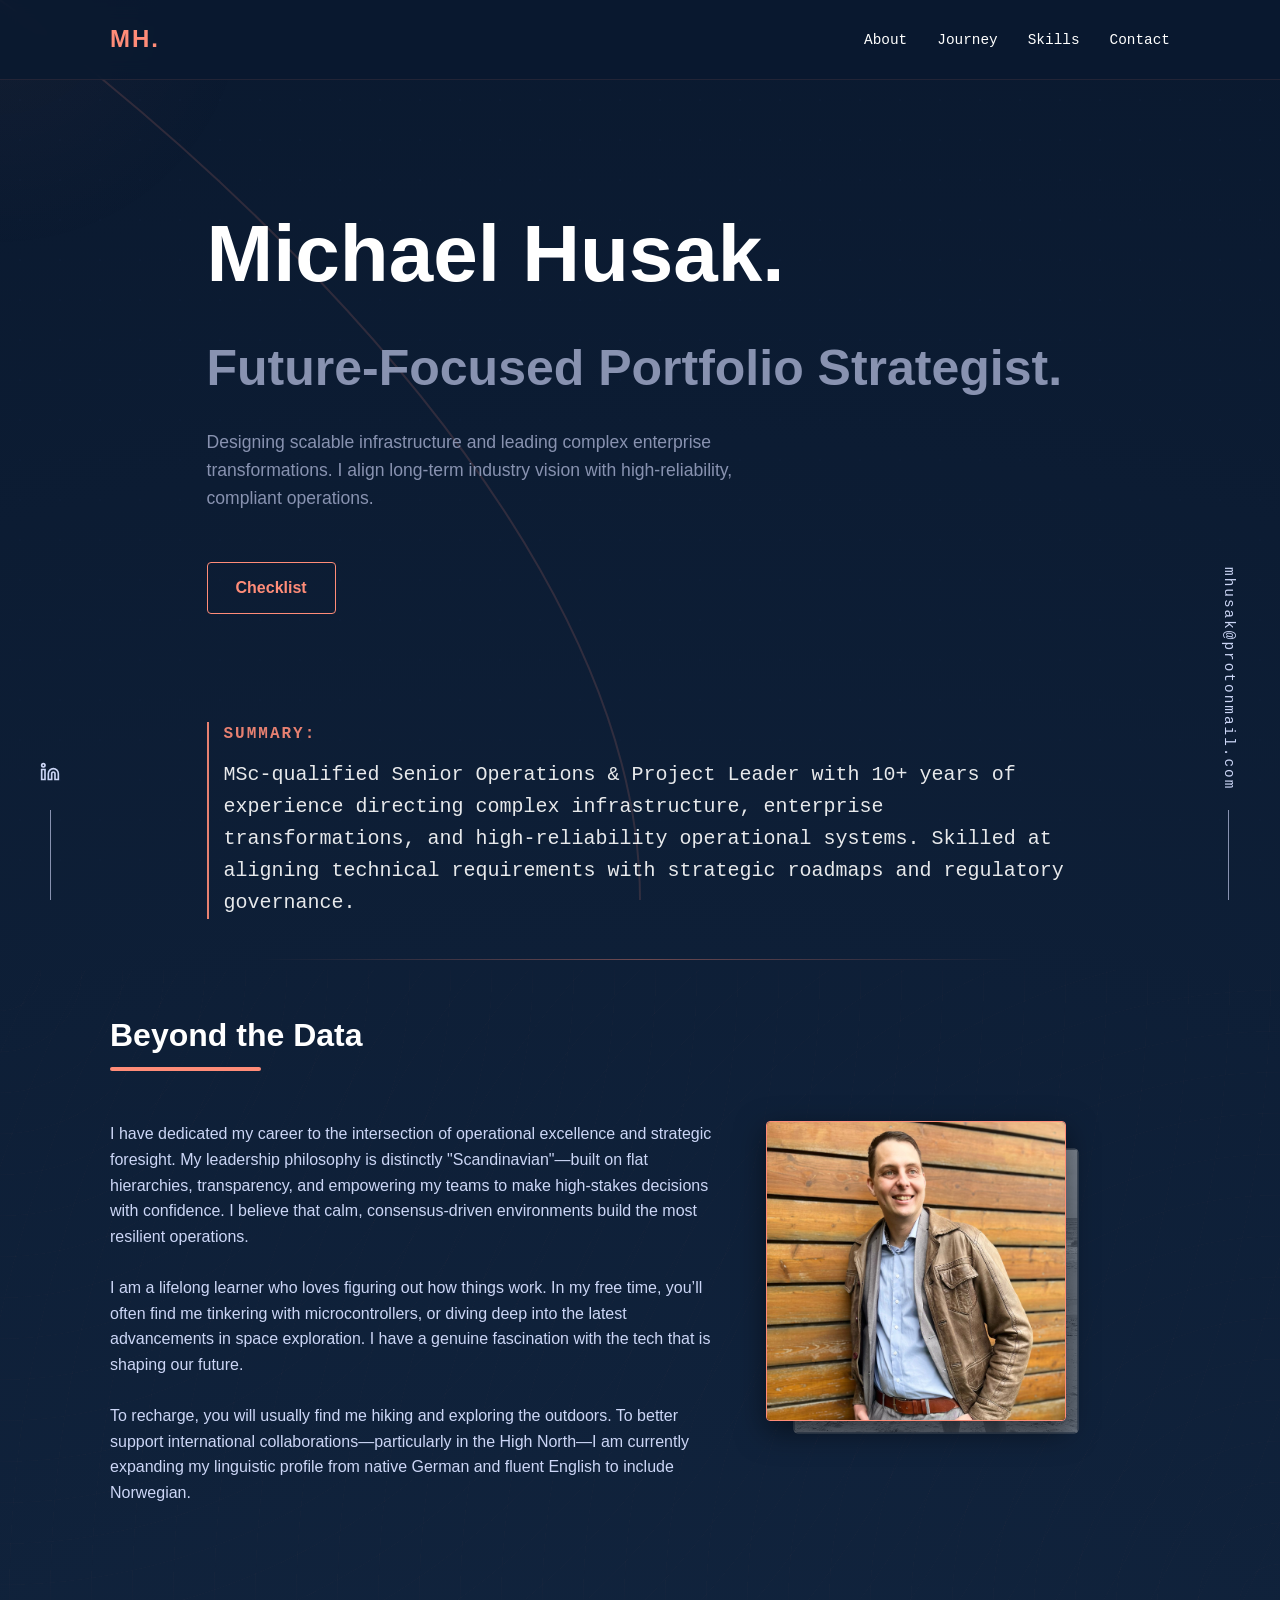
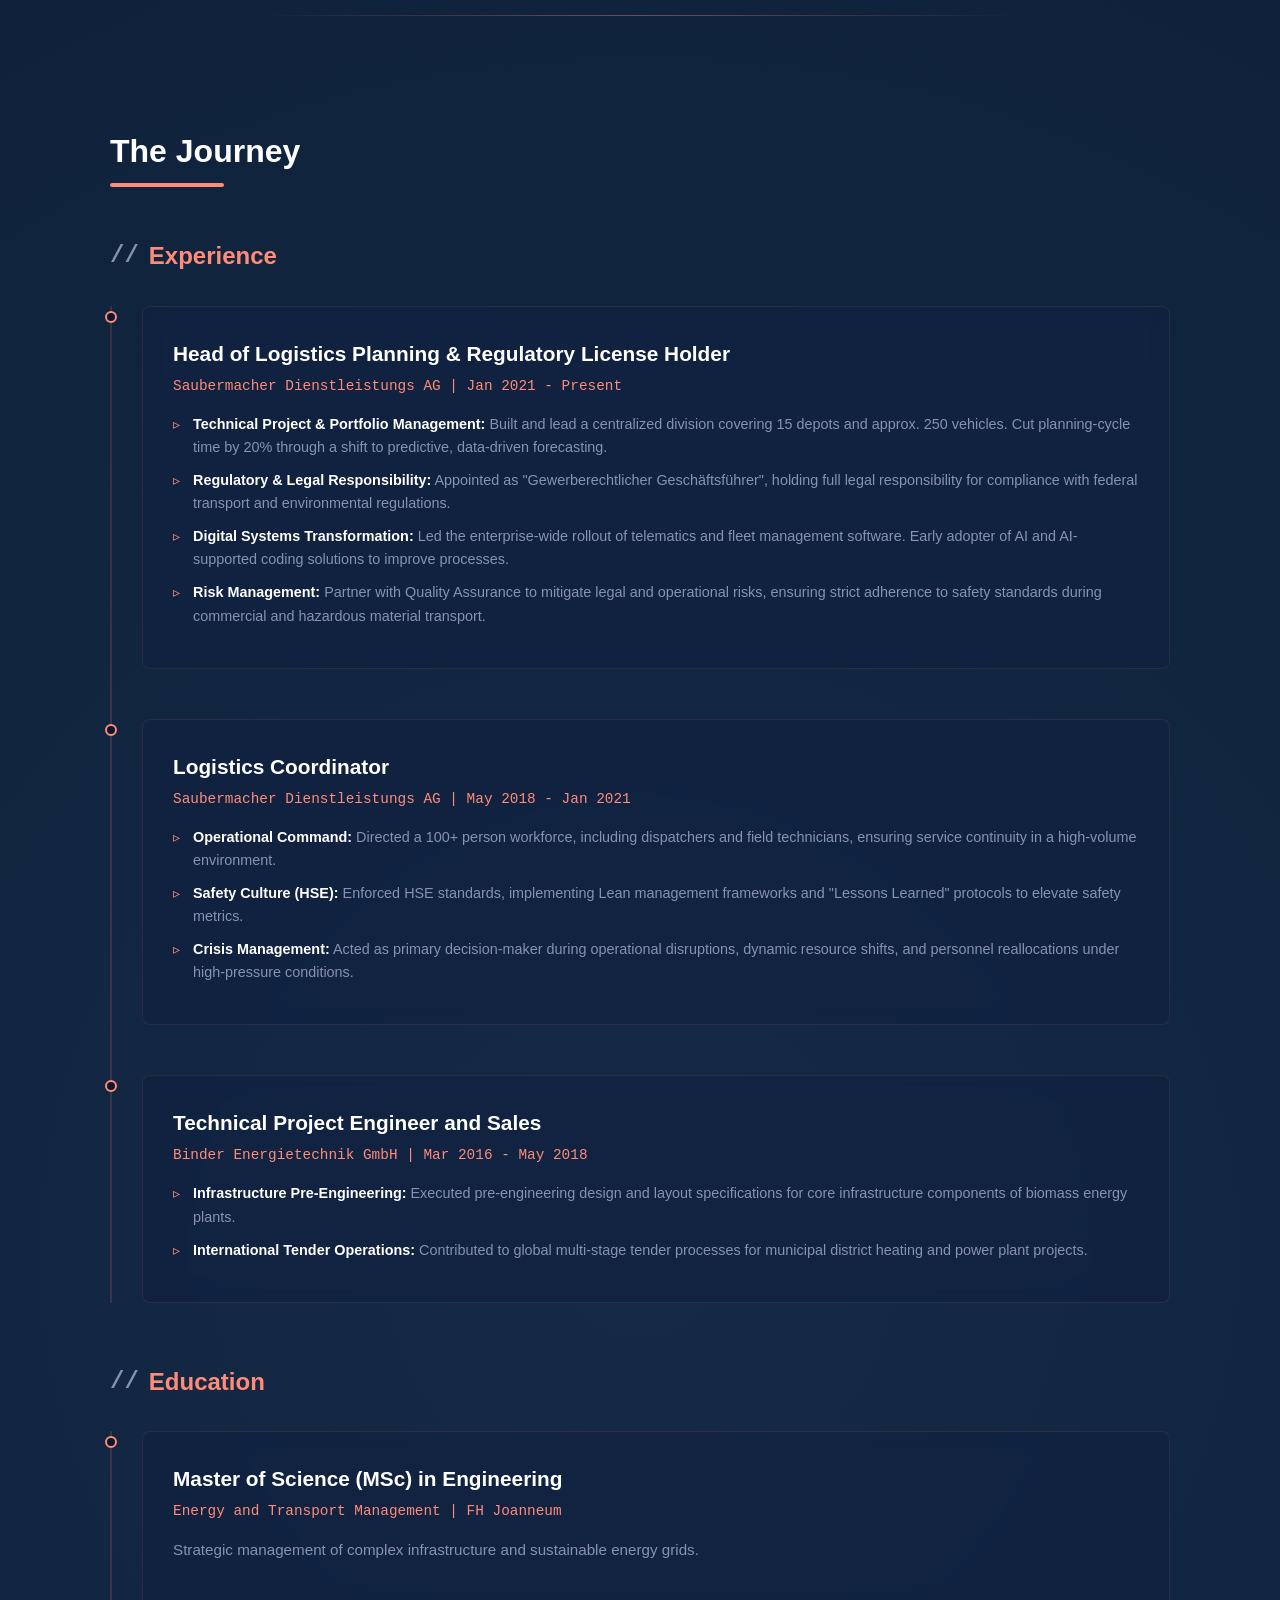
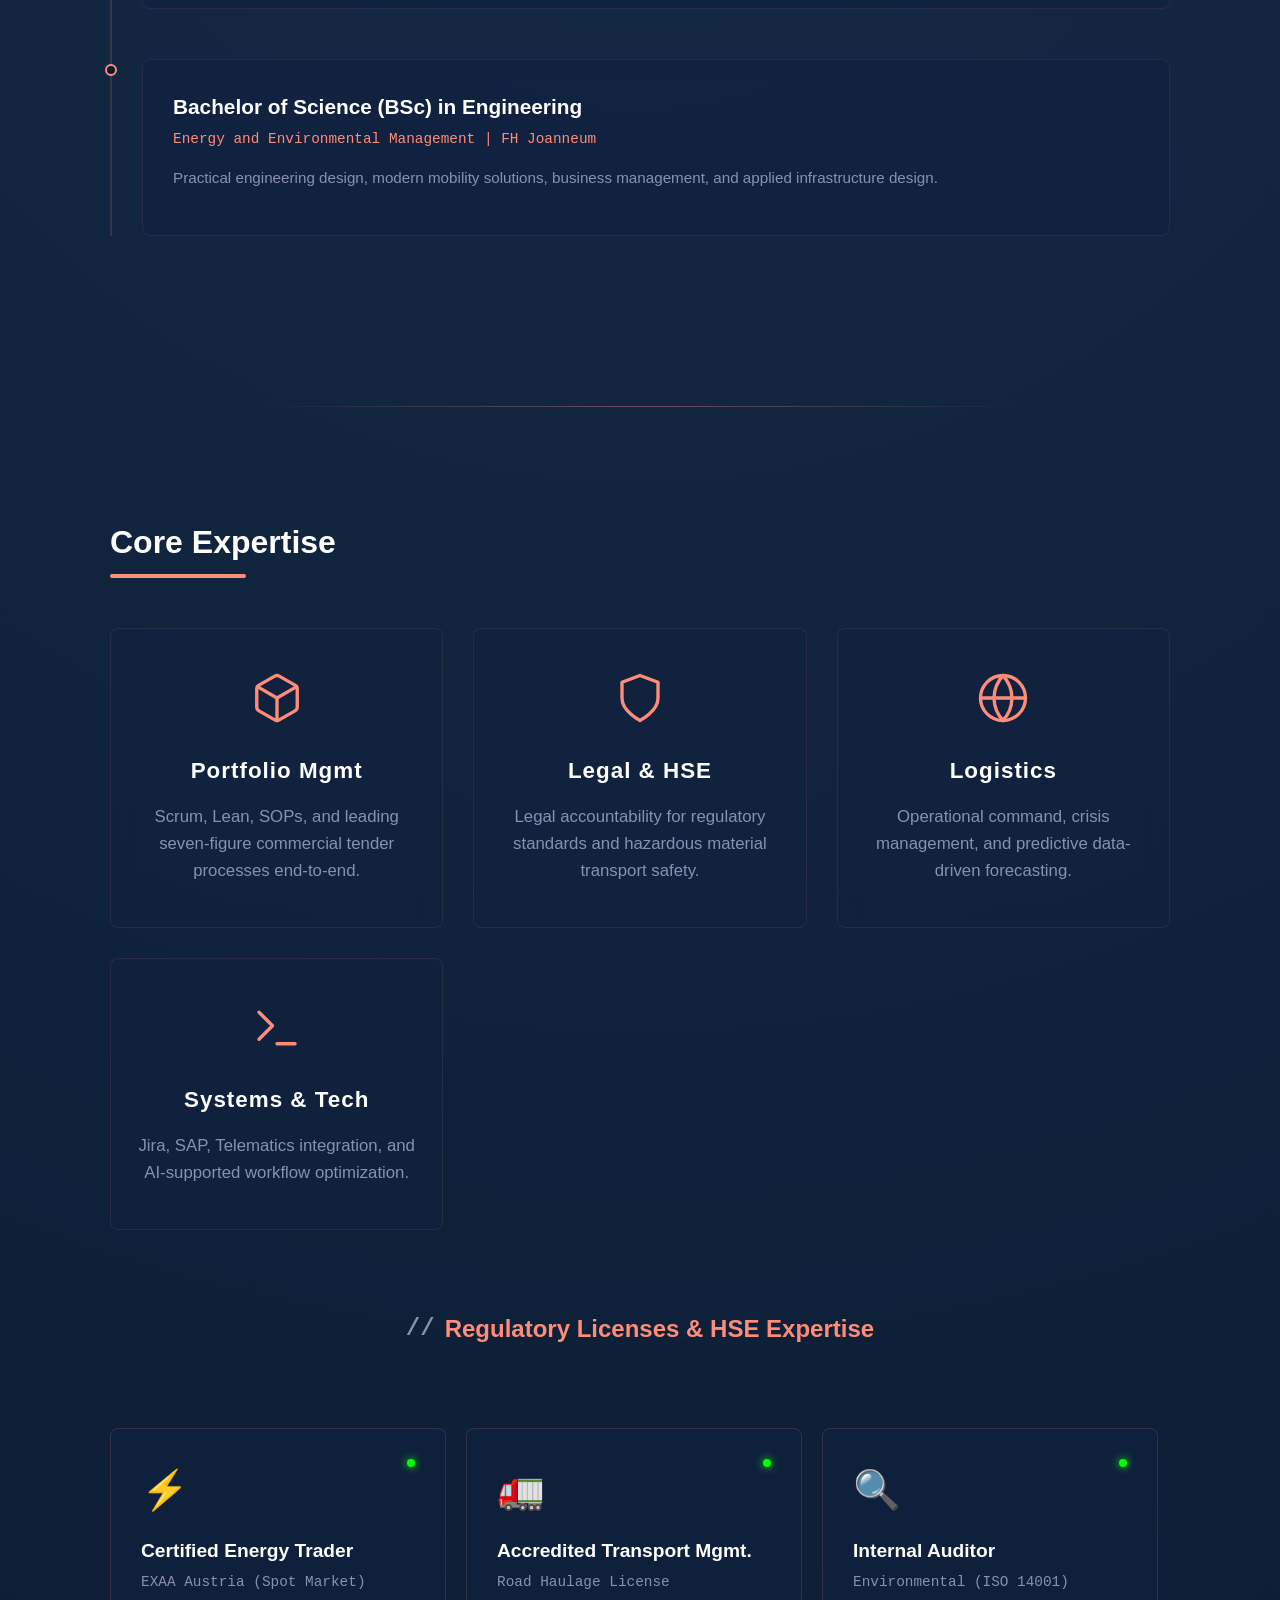
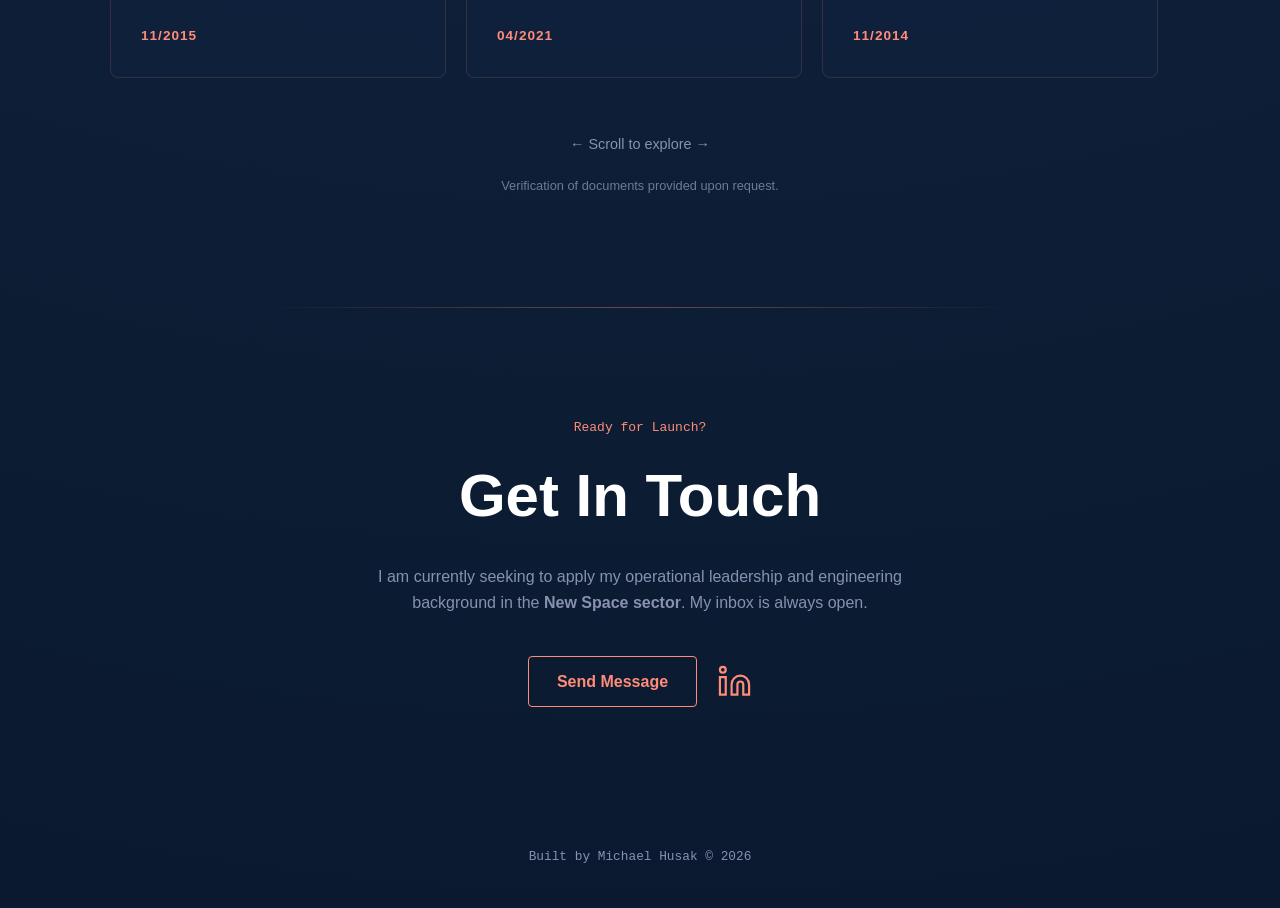
<file: index.html>
<!DOCTYPE html>
<html lang="en">
<head>
    <meta charset="UTF-8">
    <meta name="viewport" content="width=device-width, initial-scale=1.0">
    <title>Michael Husak | Project Portfolio Lead</title>
    
    <!-- 
       © 2026 Michael Husak. All Rights Reserved.
       Original design and code. Do not copy or redistribute without permission.
    -->

    <style>
        /* =========================================
           1. CORE VARIABLES & RESET
           ========================================= */
        :root {
            --bg-dark: #0a192f;
            --bg-light: #112240;
            --text-main: #ccd6f6;
            --text-muted: #8892b0;
            --accent: #ff8c78; /* Salmon Color */
            --white: #ffffff;
            --transition: all 0.3s ease-in-out;
        }

        * { margin: 0; padding: 0; box-sizing: border-box; }

        body {
            font-family: 'Segoe UI', Tahoma, Geneva, Verdana, sans-serif;
            background: radial-gradient(circle at 50% 50%, #152a46 0%, var(--bg-dark) 100%);
            color: var(--text-main);
            line-height: 1.6;
            overflow-x: hidden; 
            position: relative;
        }

        /* Ambient Background Stars */
        body::before {
            content: "";
            position: fixed;
            top: 0; left: 0; width: 100%; height: 100%;
            background-image: radial-gradient(var(--bg-light) 1px, transparent 1px);
            background-size: 40px 40px;
            opacity: 0.3;
            pointer-events: none;
            z-index: -2; 
            animation: starPulse 4s infinite alternate;
        }
        @keyframes starPulse { from { opacity: 0.2; } to { opacity: 0.4; } }

        /* INTERACTIVE CURSOR GLOW */
        #cursor-glow {
            position: fixed;
            top: 0; left: 0;
            width: 600px; height: 600px;
            background: radial-gradient(circle, rgba(255, 140, 120, 0.04) 0%, transparent 60%);
            border-radius: 50%;
            pointer-events: none;
            z-index: -1;
            transform: translate(-50%, -50%);
            transition: opacity 0.3s ease;
        }

        /* ARDUINO BOOT SEQUENCE OVERLAY */
        #boot-sequence {
            display: none; 
            position: fixed; top: 0; left: 0; width: 100%; height: 100vh;
            background-color: #050505; z-index: 9999;
            flex-direction: column; justify-content: flex-start; align-items: flex-start;
            padding: 40px; box-sizing: border-box;
            font-family: 'Courier New', Courier, monospace;
        }
        .term-text {
            color: #00ff00; font-size: 1.2rem; line-height: 1.8;
            text-shadow: 0 0 5px #00ff00;
        }
        .cursor-blink { display: inline-block; width: 10px; height: 20px; background-color: #00ff00; animation: blink 1s step-end infinite; vertical-align: middle; margin-left: 5px; }
        @keyframes blink { 0%, 100% { opacity: 1; } 50% { opacity: 0; } }

        /* ROCKET PATH CONTAINER */
        .rocket-overlay {
            position: fixed;
            top: 0; left: 0;
            width: 100%; height: 100vh;
            pointer-events: none; 
            z-index: -1; 
        }
        #rocket-path { fill: none; stroke: var(--accent); stroke-width: 2; opacity: 0.15; }
        #line-spark {
            position: absolute; top: 0; left: 0; width: 8px; height: 8px; border-radius: 50%;
            background-color: var(--white); box-shadow: 0 0 10px var(--accent), 0 0 20px var(--accent); 
            transform: translate(-50%, -50%); opacity: 0; will-change: top, left;
        }
        #launch-pad {
            position: fixed; bottom: 0; left: 50%; transform: translateX(-50%);
            width: 200px; height: 100px; border-radius: 150px 150px 0 0; 
            background-color: var(--white); box-shadow: 0 0 60px 20px var(--accent), 0 0 100px 40px rgba(255, 140, 120, 0.6); 
            opacity: 0; z-index: -1; filter: blur(15px); will-change: opacity, transform; pointer-events: none;
        }

        a { text-decoration: none; color: inherit; transition: var(--transition); }
        ul { list-style: none; }
        .container { max-width: 1100px; margin: 0 auto; padding: 0 20px; position: relative; z-index: 2; }

        /* =========================================
           2. NAVIGATION
           ========================================= */
        nav {
            position: fixed; top: 0; width: 100%; height: 80px;
            background-color: rgba(10, 25, 47, 0.85); display: flex; align-items: center;
            z-index: 1000; backdrop-filter: blur(10px);
            border-bottom: 1px solid rgba(255, 140, 120, 0.1);
        }
        nav .container { display: flex; justify-content: space-between; align-items: center; width: 100%; }
        
        .logo { font-size: 1.5rem; font-weight: bold; color: var(--accent); letter-spacing: 2px; cursor: pointer; position: relative; }
        .logo::after { content: ' [BOOT]'; font-size: 0.7rem; color: var(--text-muted); opacity: 0; transition: opacity 0.3s; position: absolute; right: -50px; top: 10px; }
        .logo:hover::after { opacity: 1; }

        .nav-links { display: flex; gap: 30px; }
        .nav-links a { font-size: 0.9rem; color: var(--white); font-family: monospace; position: relative; }
        .nav-links a::after {
            content: ''; position: absolute; width: 0; height: 2px; bottom: -5px; left: 0;
            background-color: var(--accent); transition: width 0.3s ease;
        }
        .nav-links a:hover::after { width: 100%; }
        .nav-links a:hover { color: var(--accent); }

        .hamburger {
            display: none; cursor: pointer; flex-direction: column; gap: 5px;
            z-index: 2000; position: absolute; right: 20px; top: 50%; transform: translateY(-50%); 
        }
        .bar { width: 25px; height: 3px; background-color: var(--accent); border-radius: 5px; transition: all 0.4s ease; }
        .mobile-menu-overlay {
            position: fixed; top: 0; left: 0; width: 100%; height: 100vh;
            background-color: rgba(10, 25, 47, 0.98); display: flex; justify-content: center; align-items: center;
            opacity: 0; pointer-events: none; transition: all 0.4s ease; z-index: 1500;
        }
        .mobile-links { text-align: center; }
        .mobile-links li { margin: 30px 0; opacity: 0; transform: translateY(20px); transition: all 0.4s ease; }
        .mobile-links a { font-size: 2rem; color: var(--white); font-weight: bold; }
        .mobile-links a:hover { color: var(--accent); }
        nav.menu-open .mobile-menu-overlay { opacity: 1; pointer-events: all; }
        nav.menu-open .mobile-links li:nth-child(n) { opacity: 1; transform: translateY(0); transition-delay: calc(0.1s * var(--i)); }
        nav.menu-open .hamburger .bar1 { transform: rotate(-45deg) translate(-5px, 6px); }
        nav.menu-open .hamburger .bar2 { opacity: 0; }
        nav.menu-open .hamburger .bar3 { transform: rotate(45deg) translate(-5px, -6px); }

        /* =========================================
           3. UI COMPONENTS
           ========================================= */
        .separator { height: 1px; width: 60%; margin: 10px auto; background: linear-gradient(90deg, transparent, var(--accent), transparent); opacity: 0.4; }
        .section-title { font-size: 2rem; color: var(--white); margin-bottom: 60px; position: relative; display: inline-block; }
        .section-title::after { content: ''; position: absolute; width: 60%; height: 4px; bottom: -10px; left: 0; background-color: var(--accent); border-radius: 2px; }
        .sub-title { font-size: 1.5rem; color: var(--accent); margin-bottom: 30px; display: flex; align-items: center; gap: 10px; }
        .sub-title::before { content: '//'; color: var(--text-muted); font-family: monospace; }

        /* Interactive Buttons */
        .btn {
            display: inline-block; padding: 12px 28px; border: 1px solid var(--accent); color: var(--accent);
            border-radius: 4px; font-weight: bold; background: transparent; position: relative; overflow: hidden; z-index: 1; cursor: pointer; transition: all 0.3s ease;
        }
        .btn::before {
            content: ''; position: absolute; top: 0; left: -100%; width: 100%; height: 100%;
            background: linear-gradient(90deg, transparent, rgba(255, 140, 120, 0.2), transparent); transition: all 0.5s ease; z-index: -1;
        }
        .btn:hover::before { left: 100%; }
        .btn:hover { background: rgba(255, 140, 120, 0.1); box-shadow: 0 0 15px rgba(255, 140, 120, 0.2); transform: translateY(-2px); }

        /* SUMMARY / MISSION LOG */
        .mission-log {
            margin-top: 100px; font-family: monospace; color: var(--text-muted); border-left: 2px solid var(--accent); padding-left: 15px; opacity: 0.9;
        }
        .log-label { display: block; color: var(--accent); font-weight: bold; margin-bottom: 12px; font-size: 1rem; letter-spacing: 2px; }
        .log-text { display: block; margin-bottom: 10px; color: var(--white); font-size: 1.25rem; line-height: 1.6; max-width: 850px; }

        /* SIDEBARS */
        .side-element { position: fixed; bottom: 0; z-index: 10; color: var(--text-main); display: flex; flex-direction: column; align-items: center; gap: 20px; }
        .side-element::after { content: ""; display: block; width: 1px; height: 90px; background-color: var(--text-muted); margin: 0 auto; }
        .side-left { left: 40px; }
        .side-right { right: 40px; }
        .side-icon svg { width: 20px; height: 20px; fill: none; stroke: currentColor; stroke-width: 2; transition: var(--transition); }
        .side-icon:hover { color: var(--accent); transform: translateY(-3px) scale(1.1); filter: drop-shadow(0 0 5px var(--accent)); }
        .email-link { writing-mode: vertical-rl; font-size: 0.9rem; letter-spacing: 2px; font-family: monospace; transition: var(--transition); }
        .email-link:hover { color: var(--accent); transform: translateY(-3px); text-shadow: 0 0 5px rgba(255,140,120,0.5); }

        /* =========================================
           5. SECTIONS
           ========================================= */
        section { padding: 100px 0; position: relative; }
        .hidden { opacity: 0; transform: translateY(40px); transition: all 0.8s cubic-bezier(0.16, 1, 0.3, 1); }
        .show { opacity: 1; transform: translateY(0); }

        #hero { height: auto; min-height: 100vh; padding-top: 180px; padding-bottom: 20px; display: flex; flex-direction: column; justify-content: center; }
        #hero h1 { font-size: clamp(40px, 8vw, 80px); color: var(--white); margin: 10px 0; }
        #hero h2 { font-size: clamp(30px, 5vw, 50px); color: var(--text-muted); margin-bottom: 20px; }
        #hero p { max-width: 600px; color: var(--text-muted); font-size: 1.1rem; margin-bottom: 50px; }

        /* ABOUT - TOPOGRAPHIC HIKING PATTERN */
        #about { padding-top: 40px; }
        #about::before {
            content: ''; position: absolute; top: 0; left: 0; width: 100%; height: 100%; z-index: 1; pointer-events: none; opacity: 0.8;
            background-image: 
                repeating-radial-gradient(circle at 0% 0%, transparent 0, transparent 40px, rgba(255, 140, 120, 0.03) 41px),
                repeating-radial-gradient(circle at 100% 100%, transparent 0, transparent 40px, rgba(255, 140, 120, 0.03) 41px);
        }
        
        .about-content { display: grid; grid-template-columns: 3fr 2fr; gap: 50px; align-items: start; position: relative; z-index: 2; }
        .about-img { position: relative; width: 300px; height: 300px; cursor: pointer; }
        .profile-img-placeholder {
            width: 100%; height: 100%; border-radius: 4px; position: absolute; 
            object-fit: cover; transition: all 0.5s cubic-bezier(0.16, 1, 0.3, 1); border: 1px solid var(--accent); background-color: var(--bg-light);
        }
        .profile-img-placeholder:nth-child(1) { top: 20px; left: 20px; z-index: 1; opacity: 0.5; transform: scale(0.95); object-position: center; filter: grayscale(100%); }
        .profile-img-placeholder:nth-child(2) { top: 0; left: 0; z-index: 2; opacity: 1; transform: scale(1); object-position: 80% 20%; box-shadow: 0 10px 30px rgba(0,0,0,0.5); }
        .about-img.swapped .profile-img-placeholder:nth-child(1) { top: 0; left: 0; z-index: 2; opacity: 1; transform: scale(1); filter: grayscale(0%); box-shadow: 0 10px 30px rgba(0,0,0,0.5); }
        .about-img.swapped .profile-img-placeholder:nth-child(2) { top: 20px; left: 20px; z-index: 1; opacity: 0.5; transform: scale(0.95); filter: grayscale(100%); box-shadow: none; }
        @media (hover: hover) {
            .about-img:hover .profile-img-placeholder:nth-child(2) { transform: translate(-5px, -5px); box-shadow: 0 15px 35px rgba(255,140,120,0.15); }
            .about-img.swapped:hover .profile-img-placeholder:nth-child(1) { transform: translate(-5px, -5px); box-shadow: 0 15px 35px rgba(255,140,120,0.15); }
        }

        /* TIMELINE STYLING */
        .timeline-container { position: relative; padding-left: 30px; border-left: 2px solid rgba(255, 140, 120, 0.15); margin-bottom: 60px; }
        .timeline-item { position: relative; margin-bottom: 50px; }
        .timeline-dot { 
            position: absolute; left: -37px; top: 5px; width: 12px; height: 12px; 
            border-radius: 50%; background-color: var(--bg-dark); border: 2px solid var(--accent); transition: all 0.3s ease;
        }
        .timeline-content { 
            background: rgba(17, 34, 64, 0.75); backdrop-filter: blur(10px); border: 1px solid rgba(255, 140, 120, 0.1); 
            padding: 30px; border-radius: 8px; transition: all 0.4s cubic-bezier(0.16, 1, 0.3, 1);
        }
        .timeline-content:hover {
            transform: translateY(-5px); border-color: rgba(255, 140, 120, 0.4);
            box-shadow: 0 10px 30px rgba(0, 0, 0, 0.3), 0 0 15px rgba(255, 140, 120, 0.05); background: rgba(17, 34, 64, 0.85);
        }
        .timeline-item:hover .timeline-dot { background-color: var(--accent); box-shadow: 0 0 10px var(--accent); }
        .timeline-content h3 { color: var(--white); font-size: 1.3rem; margin-bottom: 5px; }
        .timeline-content .role { color: var(--accent); font-family: monospace; display: block; margin-bottom: 15px; font-size: 0.9rem; }
        .timeline-content p { font-size: 0.95rem; color: var(--text-muted); margin-bottom: 15px; }
        .timeline-content ul { list-style: none; }
        .timeline-content li { font-size: 0.9rem; color: var(--text-muted); margin-bottom: 10px; position: relative; padding-left: 20px; }
        .timeline-content li::before { content: "▹"; position: absolute; left: 0; color: var(--accent); }
        .timeline-content strong { color: var(--white); }

        /* MODERN EXPERTISE DASHBOARD - 20% LARGER */
        .expertise-grid { 
            display: grid; grid-template-columns: repeat(auto-fit, minmax(290px, 1fr)); gap: 30px; 
        }
        .expertise-card {
            background: rgba(17, 34, 64, 0.6); backdrop-filter: blur(10px);
            border: 1px solid rgba(255, 140, 120, 0.1); border-radius: 8px;
            padding: 42px 24px; text-align: center;
            transition: all 0.4s cubic-bezier(0.16, 1, 0.3, 1);
            position: relative; overflow: hidden;
            display: flex; flex-direction: column; align-items: center; justify-content: flex-start;
        }
        /* Top Glowing Line on Hover */
        .expertise-card::before {
            content: ''; position: absolute; top: 0; left: 0; width: 100%; height: 2px;
            background: var(--accent); transform: scaleX(0); transition: transform 0.4s ease; transform-origin: left;
        }
        .expertise-card:hover {
            transform: translateY(-5px); background: rgba(17, 34, 64, 0.85);
            box-shadow: 0 10px 30px rgba(0,0,0,0.3), 0 0 20px rgba(255,140,120,0.1);
            border-color: rgba(255, 140, 120, 0.3);
        }
        .expertise-card:hover::before { transform: scaleX(1); }
        
        .exp-icon { margin-bottom: 20px; color: var(--accent); transition: all 0.4s ease; }
        .exp-icon svg { width: 54px; height: 54px; stroke: currentColor; fill: none; stroke-width: 1.5; stroke-linecap: round; stroke-linejoin: round; }
        .expertise-card:hover .exp-icon { transform: scale(1.1) translateY(-5px); filter: drop-shadow(0 0 8px var(--accent)); color: var(--white); }
        
        .expertise-card h3 { color: var(--white); font-size: 1.4rem; margin-bottom: 15px; font-weight: 600; letter-spacing: 1px; }
        .expertise-card p { font-size: 1.05rem; color: var(--text-muted); line-height: 1.6; }

        /* CERTIFICATE GALLERY - 20% LARGER DASHBOARD STYLE */
        .cert-container { margin-top: 40px; width: 100%; overflow: hidden; position: relative; }
        .cert-gallery { display: flex; gap: 20px; overflow-x: auto; padding: 40px 0; scrollbar-width: none; cursor: grab; scroll-behavior: auto; }
        .cert-gallery::-webkit-scrollbar { display: none; }
        .cert-item { 
            flex: 0 0 336px; height: 250px; background: rgba(17, 34, 64, 0.6); backdrop-filter: blur(5px);
            border: 1px solid rgba(255, 140, 120, 0.15); border-radius: 8px; padding: 30px; 
            display: flex; flex-direction: column; transition: all 0.3s ease; min-width: 336px; position: relative; overflow: hidden;
        }
        .cert-item::before {
            content: ''; position: absolute; top: 0; left: 0; width: 100%; height: 2px;
            background: var(--accent); transform: scaleX(0); transition: transform 0.4s ease; transform-origin: left;
        }
        .cert-item:hover { transform: translateY(-5px); background: rgba(17, 34, 64, 0.9); border-color: rgba(255,140,120,0.4); box-shadow: 0 10px 30px rgba(0,0,0,0.3); }
        .cert-item:hover::before { transform: scaleX(1); }
        
        .cert-header { display: flex; justify-content: space-between; align-items: flex-start; margin-bottom: 15px; }
        .cert-icon { font-size: 2.4rem; }
        
        /* Active Status Dot */
        .status-dot { width: 8px; height: 8px; background-color: #00ff00; border-radius: 50%; box-shadow: 0 0 8px #00ff00; animation: pulse 2s infinite; }
        @keyframes pulse { 0% { opacity: 1; } 50% { opacity: 0.4; } 100% { opacity: 1; } }

        .cert-title { font-weight: bold; color: var(--white); font-size: 1.2rem; margin-bottom: 5px; }
        .cert-issuer { color: var(--text-muted); font-size: 0.9rem; font-family: monospace; }
        .cert-year { margin-top: auto; color: var(--accent); font-size: 0.85rem; font-weight: bold; letter-spacing: 1px; }

        /* FOOTER & CONTACT BUTTONS */
        .contact-wrapper { text-align: center; max-width: 600px; margin: 0 auto; }
        .contact-wrapper h2 { font-size: clamp(40px, 5vw, 60px); color: var(--white); margin-bottom: 20px; }
        footer { text-align: center; padding: 40px; color: var(--text-muted); font-family: monospace; font-size: 0.8rem; }

        .contact-buttons { display: flex; align-items: center; justify-content: center; gap: 20px; }
        .contact-social-icon svg { width: 35px; height: 35px; fill: none; stroke: var(--accent); stroke-width: 1.5; transition: var(--transition); display: block; }
        .contact-social-icon:hover svg { stroke: var(--white); transform: translateY(-3px); filter: drop-shadow(0 0 5px var(--accent)); }

        @media (max-width: 768px) { 
            .side-element { display: none; } 
            .about-content { grid-template-columns: 1fr; } 
            .about-img { margin: 40px auto 0; } 
            .nav-links { display: none; } 
            .hamburger { display: flex; } 
            .contact-buttons { flex-direction: column; }
            .contact-social-icon svg { width: 45px; height: 45px; }
            #cursor-glow { display: none; } 
        }
    </style>
</head>
<body>

    <!-- ARDUINO BOOT SEQUENCE OVERLAY -->
    <div id="boot-sequence">
        <div class="term-text"></div>
        <span class="cursor-blink" style="display: none;"></span>
    </div>

    <!-- Interactive Mouse Glow -->
    <div id="cursor-glow"></div>

    <div class="rocket-overlay">
        <svg width="100%" height="100%" preserveAspectRatio="none"><path id="rocket-path" d="" /></svg>
        <div id="line-spark"></div>
        <div id="launch-pad"></div> 
    </div>

    <!-- Sidebars (Desktop Only) -->
    <div class="side-element side-left">
        <a href="https://www.linkedin.com/in/michael-husak-047b069b/" target="_blank" class="side-icon">
            <svg viewBox="0 0 24 24"><path d="M16 8a6 6 0 0 1 6 6v7h-4v-7a2 2 0 0 0-2-2 2 2 0 0 0-2 2v7h-4v-7a6 6 0 0 1 6-6zM2 9h4v12H2zM4 2a2 2 0 1 1 0 4 2 2 0 0 1 0-4z"/></svg>
        </a>
    </div>
    <div class="side-element side-right">
        <a href="mailto:mhusak@protonmail.com" class="email-link">mhusak@protonmail.com</a>
    </div>

    <nav>
        <div class="container">
            <div class="logo" id="logo-trigger">MH.</div>
            <ul class="nav-links">
                <li><a href="#about">About</a></li>
                <li><a href="#journey">Journey</a></li>
                <li><a href="#skills">Skills</a></li>
                <li><a href="#contact">Contact</a></li>
            </ul>
            <div class="hamburger"><div class="bar bar1"></div><div class="bar bar2"></div><div class="bar bar3"></div></div>
        </div>
        <div class="mobile-menu-overlay">
            <ul class="mobile-links">
                <li style="--i:1"><a href="#about" onclick="toggleMenu()">About</a></li>
                <li style="--i:2"><a href="#journey" onclick="toggleMenu()">Journey</a></li>
                <li style="--i:3"><a href="#skills" onclick="toggleMenu()">Skills</a></li>
                <li style="--i:4"><a href="#contact" onclick="toggleMenu()">Contact</a></li>
            </ul>
        </div>
    </nav>

    <!-- HERO / SUMMARY -->
    <section id="hero">
        <div class="container hidden">
            <h1>Michael Husak.</h1>
            <h2>Future-Focused Portfolio Strategist.</h2>
            <p>Designing scalable infrastructure and leading complex enterprise transformations. I align long-term industry vision with high-reliability, compliant operations.</p>
            <a href="#journey" class="btn">Checklist</a>
            <div class="mission-log">
                <span class="log-label">SUMMARY:</span>
                <span class="log-text">MSc-qualified Senior Operations & Project Leader with 10+ years of experience directing complex infrastructure, enterprise transformations, and high-reliability operational systems. Skilled at aligning technical requirements with strategic roadmaps and regulatory governance.</span>
            </div>
        </div>
    </section>

    <div class="separator"></div>

    <!-- ABOUT -->
    <section id="about">
        <div class="container hidden">
            <h2 class="section-title">Beyond the Data</h2>
            <div class="about-content">
                <div class="about-text">
                    <p>I have dedicated my career to the intersection of operational excellence and strategic foresight. My leadership philosophy is distinctly "Scandinavian"—built on flat hierarchies, transparency, and empowering my teams to make high-stakes decisions with confidence. I believe that calm, consensus-driven environments build the most resilient operations.</p>
                    <br>
                    <p>I am a lifelong learner who loves figuring out how things work. In my free time, you’ll often find me tinkering with microcontrollers, or diving deep into the latest advancements in space exploration. I have a genuine fascination with the tech that is shaping our future.</p>
                    <br>
                    <p>To recharge, you will usually find me hiking and exploring the outdoors. To better support international collaborations—particularly in the High North—I am currently expanding my linguistic profile from native German and fluent English to include Norwegian.</p>
                </div>
                <div class="about-img">
                    <img src="Pictures/picture1.jpg" class="profile-img-placeholder" alt="Michael Husak Portrait">
                    <img src="Pictures/picture2.jpg" class="profile-img-placeholder" alt="Outdoor/Action Portrait">
                </div>
            </div>
        </div>
    </section>

    <div class="separator"></div>

    <!-- JOURNEY / EXPERIENCE & EDUCATION -->
    <section id="journey">
        <div class="container hidden">
            <h2 class="section-title">The Journey</h2>
            
            <h3 class="sub-title">Experience</h3>
            <div class="timeline-container">
                <div class="timeline-item">
                    <div class="timeline-dot"></div>
                    <div class="timeline-content">
                        <h3>Head of Logistics Planning & Regulatory License Holder</h3>
                        <span class="role">Saubermacher Dienstleistungs AG | Jan 2021 - Present</span>
                        <ul>
                            <li><strong>Technical Project & Portfolio Management:</strong> Built and lead a centralized division covering 15 depots and approx. 250 vehicles. Cut planning-cycle time by 20% through a shift to predictive, data-driven forecasting.</li>
                            <li><strong>Regulatory & Legal Responsibility:</strong> Appointed as "Gewerberechtlicher Geschäftsführer", holding full legal responsibility for compliance with federal transport and environmental regulations.</li>
                            <li><strong>Digital Systems Transformation:</strong> Led the enterprise-wide rollout of telematics and fleet management software. Early adopter of AI and AI-supported coding solutions to improve processes.</li>
                            <li><strong>Risk Management:</strong> Partner with Quality Assurance to mitigate legal and operational risks, ensuring strict adherence to safety standards during commercial and hazardous material transport.</li>
                        </ul>
                    </div>
                </div>

                <div class="timeline-item">
                    <div class="timeline-dot"></div>
                    <div class="timeline-content">
                        <h3>Logistics Coordinator</h3>
                        <span class="role">Saubermacher Dienstleistungs AG | May 2018 - Jan 2021</span>
                        <ul>
                            <li><strong>Operational Command:</strong> Directed a 100+ person workforce, including dispatchers and field technicians, ensuring service continuity in a high-volume environment.</li>
                            <li><strong>Safety Culture (HSE):</strong> Enforced HSE standards, implementing Lean management frameworks and "Lessons Learned" protocols to elevate safety metrics.</li>
                            <li><strong>Crisis Management:</strong> Acted as primary decision-maker during operational disruptions, dynamic resource shifts, and personnel reallocations under high-pressure conditions.</li>
                        </ul>
                    </div>
                </div>

                <div class="timeline-item">
                    <div class="timeline-dot"></div>
                    <div class="timeline-content">
                        <h3>Technical Project Engineer and Sales</h3>
                        <span class="role">Binder Energietechnik GmbH | Mar 2016 - May 2018</span>
                        <ul>
                            <li><strong>Infrastructure Pre-Engineering:</strong> Executed pre-engineering design and layout specifications for core infrastructure components of biomass energy plants.</li>
                            <li><strong>International Tender Operations:</strong> Contributed to global multi-stage tender processes for municipal district heating and power plant projects.</li>
                        </ul>
                    </div>
                </div>
            </div>

            <h3 class="sub-title">Education</h3>
            <div class="timeline-container">
                <div class="timeline-item">
                    <div class="timeline-dot"></div>
                    <div class="timeline-content">
                        <h3>Master of Science (MSc) in Engineering</h3>
                        <span class="role">Energy and Transport Management | FH Joanneum</span>
                        <p>Strategic management of complex infrastructure and sustainable energy grids.</p>
                    </div>
                </div>

                <div class="timeline-item">
                    <div class="timeline-dot"></div>
                    <div class="timeline-content">
                        <h3>Bachelor of Science (BSc) in Engineering</h3>
                        <span class="role">Energy and Environmental Management | FH Joanneum</span>
                        <p>Practical engineering design, modern mobility solutions, business management, and applied infrastructure design.</p>
                    </div>
                </div>
            </div>
        </div>
    </section>

    <div class="separator"></div>

    <!-- MODERNIZED SKILLS SECTION -->
    <section id="skills">
        <div class="container hidden">
            <h2 class="section-title">Core Expertise</h2>
            
            <div class="expertise-grid">
                
                <!-- Card 1 -->
                <div class="expertise-card">
                    <div class="exp-icon">
                        <svg viewBox="0 0 24 24"><path d="M21 16V8a2 2 0 0 0-1-1.73l-7-4a2 2 0 0 0-2 0l-7 4A2 2 0 0 0 3 8v8a2 2 0 0 0 1 1.73l7 4a2 2 0 0 0 2 0l7-4A2 2 0 0 0 21 16z"/><polyline points="3.27 6.96 12 12.01 20.73 6.96"/><line x1="12" y1="22.08" x2="12" y2="12"/></svg>
                    </div>
                    <h3>Portfolio Mgmt</h3>
                    <p>Scrum, Lean, SOPs, and leading seven-figure commercial tender processes end-to-end.</p>
                </div>

                <!-- Card 2 -->
                <div class="expertise-card">
                    <div class="exp-icon">
                        <svg viewBox="0 0 24 24"><path d="M12 22s8-4 8-10V5l-8-3-8 3v7c0 6 8 10 8 10z"/></svg>
                    </div>
                    <h3>Legal & HSE</h3>
                    <p>Legal accountability for regulatory standards and hazardous material transport safety.</p>
                </div>

                <!-- Card 3 -->
                <div class="expertise-card">
                    <div class="exp-icon">
                        <svg viewBox="0 0 24 24"><circle cx="12" cy="12" r="10"/><path d="M12 2a15.3 15.3 0 0 1 4 10 15.3 15.3 0 0 1-4 10 15.3 15.3 0 0 1-4-10 15.3 15.3 0 0 1 4-10z"/><path d="M2 12h20"/></svg>
                    </div>
                    <h3>Logistics</h3>
                    <p>Operational command, crisis management, and predictive data-driven forecasting.</p>
                </div>

                <!-- Card 4 -->
                <div class="expertise-card">
                    <div class="exp-icon">
                        <svg viewBox="0 0 24 24"><polyline points="4 17 10 11 4 5"/><line x1="12" y1="19" x2="20" y2="19"/></svg>
                    </div>
                    <h3>Systems & Tech</h3>
                    <p>Jira, SAP, Telematics integration, and AI-supported workflow optimization.</p>
                </div>
            </div>
            
            <h3 class="sub-title" style="margin-top: 80px; justify-content: center;">Regulatory Licenses & HSE Expertise</h3>
            <div class="cert-container">
                <div class="cert-gallery">
                    <div class="cert-item">
                        <div class="cert-header"><div class="cert-icon">⚡</div><div class="status-dot" title="Verified"></div></div>
                        <div class="cert-title">Certified Energy Trader</div>
                        <div class="cert-issuer">EXAA Austria (Spot Market)</div>
                        <div class="cert-year">11/2015</div>
                    </div>
                    <div class="cert-item">
                        <div class="cert-header"><div class="cert-icon">🚛</div><div class="status-dot" title="Verified"></div></div>
                        <div class="cert-title">Accredited Transport Mgmt.</div>
                        <div class="cert-issuer">Road Haulage License</div>
                        <div class="cert-year">04/2021</div>
                    </div>
                    <div class="cert-item">
                        <div class="cert-header"><div class="cert-icon">🔍</div><div class="status-dot" title="Verified"></div></div>
                        <div class="cert-title">Internal Auditor</div>
                        <div class="cert-issuer">Environmental (ISO 14001)</div>
                        <div class="cert-year">11/2014</div>
                    </div>
                    <div class="cert-item">
                        <div class="cert-header"><div class="cert-icon">🌍</div><div class="status-dot" title="Verified"></div></div>
                        <div class="cert-title">Environm. Compliance Officer</div>
                        <div class="cert-issuer">Sustainability Management</div>
                        <div class="cert-year">11/2014</div>
                    </div>
                    <div class="cert-item">
                        <div class="cert-header"><div class="cert-icon">♻️</div><div class="status-dot" title="Verified"></div></div>
                        <div class="cert-title">Waste Mgmt. Specialist</div>
                        <div class="cert-issuer">Regulatory Compliance</div>
                        <div class="cert-year">05/2014</div>
                    </div>
                </div>
                <p style="text-align: center; font-size: 0.9rem; color: var(--text-muted); margin-top: 15px; user-select: none;"><span id="prev-btn" class="gallery-nav">&larr;</span> Scroll to explore <span id="next-btn" class="gallery-nav">&rarr;</span></p>
                <p style="text-align: center; font-size: 0.8rem; margin-top: 20px; color: var(--text-muted); opacity: 0.8;">Verification of documents provided upon request.</p>
            </div>
        </div>
    </section>

    <div class="separator"></div>

    <section id="contact">
        <div class="container hidden">
            <div class="contact-wrapper">
                <p style="color: var(--accent); font-family: monospace; margin-bottom: 10px;">Ready for Launch?</p>
                <h2>Get In Touch</h2>
                <p style="color: var(--text-muted); margin-bottom: 40px;">I am currently seeking to apply my operational leadership and engineering background in the <strong>New Space sector</strong>. My inbox is always open.</p>
                
                <div class="contact-buttons">
                    <a href="mailto:mhusak@protonmail.com" class="btn">Send Message</a>
                    
                    <!-- Mobile LinkedIn Icon -->
                    <a href="https://www.linkedin.com/in/michael-husak-047b069b/" target="_blank" class="contact-social-icon" title="LinkedIn">
                        <svg viewBox="0 0 24 24"><path d="M16 8a6 6 0 0 1 6 6v7h-4v-7a2 2 0 0 0-2-2 2 2 0 0 0-2 2v7h-4v-7a6 6 0 0 1 6-6zM2 9h4v12H2zM4 2a2 2 0 1 1 0 4 2 2 0 0 1 0-4z"/></svg>
                    </a>
                </div>
            </div>
        </div>
    </section>

    <footer><p>Built by Michael Husak &copy; 2026</p></footer>

    <!-- Anti-Copy Protection Scripts -->
    <script>
        document.addEventListener('contextmenu', event => event.preventDefault());
        document.onkeydown = function(e) {
            if(e.keyCode == 123) { return false; }
            if(e.ctrlKey && e.shiftKey && e.keyCode == 'I'.charCodeAt(0)) { return false; }
            if(e.ctrlKey && e.shiftKey && e.keyCode == 'C'.charCodeAt(0)) { return false; }
            if(e.ctrlKey && e.shiftKey && e.keyCode == 'J'.charCodeAt(0)) { return false; }
            if(e.ctrlKey && e.keyCode == 'U'.charCodeAt(0)) { return false; }
        }
    </script>

    <script>
        // ARDUINO BOOT SEQUENCE LOGIC
        const logo = document.getElementById('logo-trigger');
        const bootScreen = document.getElementById('boot-sequence');
        const termText = bootScreen.querySelector('.term-text');
        const blinker = bootScreen.querySelector('.cursor-blink');

        logo.addEventListener('click', (e) => {
            e.preventDefault();
            bootScreen.style.display = 'flex';
            termText.innerHTML = '';
            blinker.style.display = 'inline-block';
            
            const bootLines = [
                "> INITIALIZING MH_OS v2.0...",
                "> MOUNTING STRATEGIC PROTOCOLS... [OK]",
                "> LOADING LOGISTICS DRIVE... [OK]",
                "> ESTABLISHING SATELLITE UPLINK...",
                "> BAUD RATE: 9600...",
                "> SYSTEM NOMINAL. WELCOME."
            ];

            let delay = 0;
            bootLines.forEach((line, index) => {
                setTimeout(() => {
                    termText.innerHTML += line + "<br>";
                }, delay);
                delay += (300 + Math.random() * 300); // Random delay between lines for realism
            });

            setTimeout(() => {
                bootScreen.style.opacity = '0';
                setTimeout(() => {
                    bootScreen.style.display = 'none';
                    bootScreen.style.opacity = '1'; // Reset for next time
                }, 500);
            }, delay + 1200);
        });

        // Smooth Staggered Reveal Observer
        const observer = new IntersectionObserver((entries) => { 
            entries.forEach((e, index) => { 
                if(e.isIntersecting) {
                    setTimeout(() => {
                        e.target.classList.add('show'); 
                    }, index * 100);
                }
            }); 
        }, { threshold: 0.1 });
        document.querySelectorAll('.hidden').forEach(el => observer.observe(el));

        // Interactive Cursor Glow Logic
        const glow = document.getElementById('cursor-glow');
        window.addEventListener('mousemove', (e) => {
            glow.style.left = e.clientX + 'px';
            glow.style.top = e.clientY + 'px';
        });

        // Rocket Path Logic
        const path = document.getElementById('rocket-path');
        const spark = document.getElementById('line-spark');
        const launchPad = document.getElementById('launch-pad');
        
        function updatePath() {
            const w = window.innerWidth;
            const h = window.innerHeight; 
            const d = `M ${w/2},${h} C ${w/2},${h*0.5} 0,${h*0} 0,0`;
            path.setAttribute('d', d);
        }

        const easeOut = p => 1 - Math.pow(1 - p, 4);

        window.addEventListener('scroll', () => {
            const scrollPercent = window.scrollY / (document.body.scrollHeight - window.innerHeight);
            const pathLen = path.getTotalLength();
            const easedPercent = easeOut(Math.min(scrollPercent, 1));
            const point = path.getPointAtLength(pathLen * (1 - easedPercent));
            spark.style.opacity = scrollPercent > 0 ? 1 : 0;
            spark.style.left = point.x + 'px';
            spark.style.top = point.y + 'px';

            const ignitionStart = 0.8;
            if (scrollPercent > ignitionStart) {
                const intensity = (scrollPercent - ignitionStart) / (1 - ignitionStart);
                launchPad.style.opacity = intensity;
                launchPad.style.transform = `translateX(-50%) scale(${0.8 + (intensity * 0.4)})`;
            } else { launchPad.style.opacity = 0; }
        });

        // Infinite Certificate Gallery Logic with updated size width (356px)
        const gallery = document.querySelector('.cert-gallery');
        const prevBtn = document.getElementById('prev-btn');
        const nextBtn = document.getElementById('next-btn');
        const originalItems = Array.from(gallery.children);
        originalItems.forEach(item => gallery.appendChild(item.cloneNode(true)));
        originalItems.reverse().forEach(item => gallery.insertBefore(item.cloneNode(true), gallery.firstChild));
        
        const itemWidth = 356; 
        const singleSetWidth = originalItems.length * itemWidth;
        gallery.scrollLeft = singleSetWidth;

        gallery.addEventListener('scroll', () => {
            if (gallery.scrollLeft >= singleSetWidth * 2) { gallery.scrollLeft = singleSetWidth; } 
            else if (gallery.scrollLeft <= 0) { gallery.scrollLeft = singleSetWidth; }
        });

        gallery.addEventListener('wheel', (e) => { if (e.deltaY !== 0) { e.preventDefault(); gallery.scrollLeft += e.deltaY; } });

        let isDown = false, startX, scrollLeft;
        gallery.addEventListener('mousedown', (e) => { isDown = true; gallery.style.cursor = 'grabbing'; startX = e.pageX - gallery.offsetLeft; scrollLeft = gallery.scrollLeft; });
        gallery.addEventListener('mouseleave', () => { isDown = false; gallery.style.cursor = 'grab'; });
        gallery.addEventListener('mouseup', () => { isDown = false; gallery.style.cursor = 'grab'; });
        gallery.addEventListener('mousemove', (e) => { if (!isDown) return; e.preventDefault(); const x = e.pageX - gallery.offsetLeft; const walk = (x - startX) * 2; gallery.scrollLeft = scrollLeft - walk; });

        prevBtn.addEventListener('click', () => { gallery.scrollBy({ left: -356, behavior: 'smooth' }); });
        nextBtn.addEventListener('click', () => { gallery.scrollBy({ left: 356, behavior: 'smooth' }); });

        // Mobile Photo Swap
        const aboutImg = document.querySelector('.about-img');
        aboutImg.addEventListener('click', () => { aboutImg.classList.toggle('swapped'); });

        // Mobile Menu
        const nav = document.querySelector('nav');
        const hamburger = document.querySelector('.hamburger');
        hamburger.addEventListener('click', () => { nav.classList.toggle('menu-open'); });
        function toggleMenu() { nav.classList.remove('menu-open'); }

        window.addEventListener('resize', updatePath);
        updatePath();
    </script>
</body>
</html>
</file>
